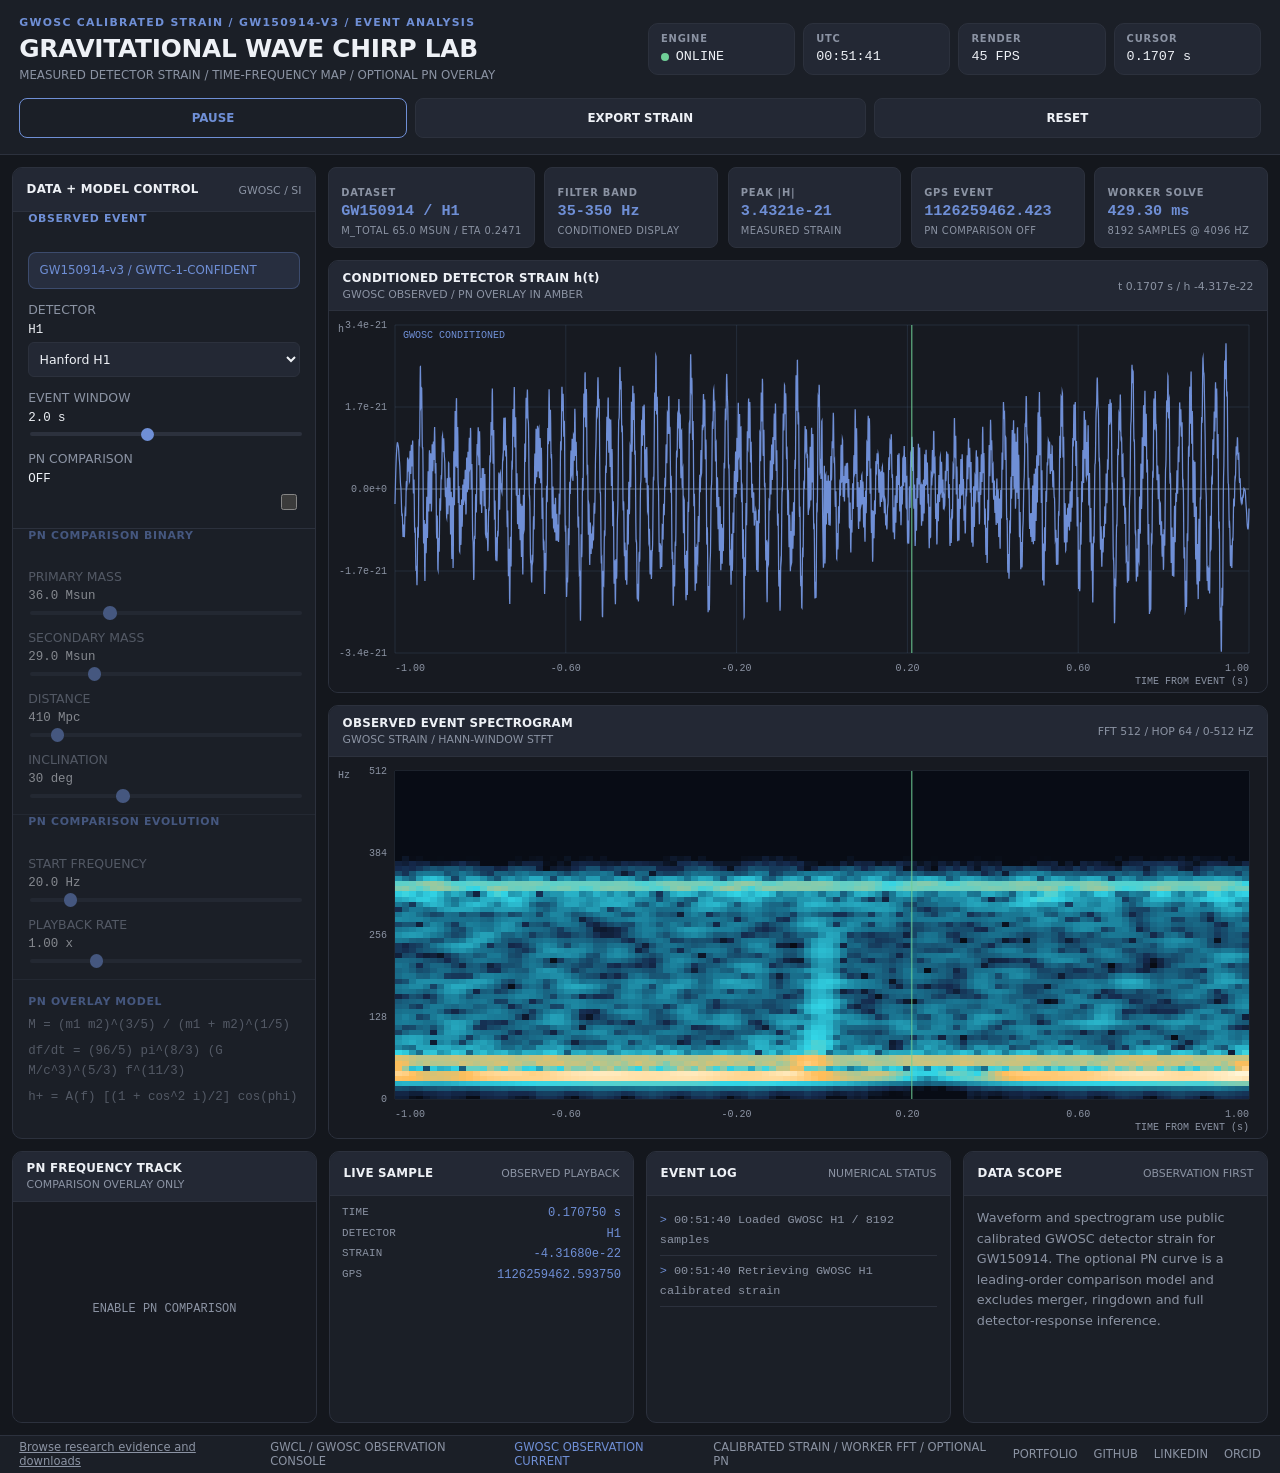
<file: index.html>
<!doctype html>
<html lang="en">
  <head>
    <meta charset="utf-8">
    <meta name="viewport" content="width=device-width, initial-scale=1">
    <meta name="theme-color" content="#0b0f19">
    <meta name="description" content="GWOSC observation-led GW150914 strain laboratory with optional post-Newtonian inspiral comparison.">
    <title>GW Chirp Lab | GWOSC Observation Console</title>
    <link rel="icon" href="data:,">
    <link rel="stylesheet" href="assets/css/style.css">
    <script src="assets/js/app.js" defer></script>
  </head>
  <body>
    <div class="instrument">
      <header class="command-bar">
        <section class="brand">
          <p>GWOSC CALIBRATED STRAIN / GW150914-V3 / EVENT ANALYSIS</p>
          <h1>GRAVITATIONAL WAVE CHIRP LAB</h1>
          <span>MEASURED DETECTOR STRAIN / TIME-FREQUENCY MAP / OPTIONAL PN OVERLAY</span>
        </section>
        <dl class="health">
          <div><dt>ENGINE</dt><dd><i id="engine-light"></i><span id="engine-state">BOOT</span></dd></div>
          <div><dt>UTC</dt><dd id="utc">--:--:--</dd></div>
          <div><dt>RENDER</dt><dd id="fps">-- FPS</dd></div>
          <div><dt>CURSOR</dt><dd id="cursor-time">-- s</dd></div>
        </dl>
        <nav>
          <button id="play" class="active" type="button">PAUSE</button>
          <button id="export" type="button">EXPORT STRAIN</button>
          <button id="reset" type="button">RESET</button>
        </nav>
      </header>

      <main class="layout">
        <aside class="controls panel">
          <header><h2>DATA + MODEL CONTROL</h2><span>GWOSC / SI</span></header>
          <fieldset>
            <legend>OBSERVED EVENT</legend>
            <p class="dataset">GW150914-v3 / GWTC-1-CONFIDENT</p>
            <label>DETECTOR <output id="detector-value">H1</output>
              <select id="detector">
                <option value="H1" selected>Hanford H1</option>
                <option value="L1">Livingston L1</option>
              </select>
            </label>
            <label>EVENT WINDOW <output id="window-value">2.0 s</output>
              <input id="window" type="range" min="0.5" max="4" step="0.1" value="2">
            </label>
            <label>PN COMPARISON <output id="modelOverlay-value">OFF</output>
              <input id="modelOverlay" type="checkbox">
            </label>
          </fieldset>
          <fieldset class="model-parameters">
            <legend>PN COMPARISON BINARY</legend>
            <label>PRIMARY MASS <output id="mass1-value">36.0 Msun</output>
              <input id="mass1" type="range" min="3" max="120" step="0.1" value="36">
            </label>
            <label>SECONDARY MASS <output id="mass2-value">29.0 Msun</output>
              <input id="mass2" type="range" min="3" max="120" step="0.1" value="29">
            </label>
            <label>DISTANCE <output id="distance-value">410 Mpc</output>
              <input id="distance" type="range" min="10" max="5000" step="10" value="410">
            </label>
            <label>INCLINATION <output id="inclination-value">30 deg</output>
              <input id="inclination" type="range" min="0" max="90" step="1" value="30">
            </label>
          </fieldset>
          <fieldset class="model-parameters">
            <legend>PN COMPARISON EVOLUTION</legend>
            <label>START FREQUENCY <output id="startFrequency-value">20.0 Hz</output>
              <input id="startFrequency" type="range" min="5" max="120" step="0.5" value="20">
            </label>
            <label>PLAYBACK RATE <output id="playbackRate-value">1.00 x</output>
              <input id="playbackRate" type="range" min="0.1" max="4" step="0.05" value="1">
            </label>
          </fieldset>
          <section class="equations model-parameters">
            <h2>PN OVERLAY MODEL</h2>
            <p>M = (m1 m2)^(3/5) / (m1 + m2)^(1/5)</p>
            <p>df/dt = (96/5) pi^(8/3) (G M/c^3)^(5/3) f^(11/3)</p>
            <p>h+ = A(f) [(1 + cos^2 i)/2] cos(phi)</p>
          </section>
        </aside>

        <section class="display">
          <section class="metrics" aria-label="Derived source quantities">
            <article><h2>DATASET</h2><strong id="chirp-mass">--</strong><span id="total-mass">GWOSC</span></article>
            <article><h2>FILTER BAND</h2><strong id="isco">35-350 Hz</strong><span>CONDITIONED DISPLAY</span></article>
            <article><h2>PEAK |h|</h2><strong id="peak-strain">--</strong><span>MEASURED STRAIN</span></article>
            <article><h2>GPS EVENT</h2><strong id="final-frequency">--</strong><span id="termination">--</span></article>
            <article><h2>WORKER SOLVE</h2><strong id="solve-time">-- ms</strong><span id="samples">-- SAMPLES</span></article>
          </section>

          <article class="plot panel waveform">
            <header>
              <div><h2>CONDITIONED DETECTOR STRAIN h(t)</h2><span>GWOSC OBSERVED / PN OVERLAY IN AMBER</span></div>
              <p id="sample-cursor">--</p>
            </header>
            <canvas id="waveform" aria-label="Time-domain gravitational wave strain plot"></canvas>
          </article>
          <article class="plot panel spectrogram">
            <header>
              <div><h2>OBSERVED EVENT SPECTROGRAM</h2><span>GWOSC STRAIN / HANN-WINDOW STFT</span></div>
              <p id="spectrogram-meta">--</p>
            </header>
            <canvas id="spectrogram" aria-label="Frequency versus time gravitational wave spectrogram"></canvas>
          </article>
        </section>

        <aside class="diagnostics">
          <article class="plot panel frequency">
            <header><div><h2>PN FREQUENCY TRACK</h2><span>COMPARISON OVERLAY ONLY</span></div></header>
            <canvas id="frequency" aria-label="Optional post-Newtonian inspiral frequency evolution"></canvas>
          </article>
          <article class="panel data">
            <header><h2>LIVE SAMPLE</h2><span>OBSERVED PLAYBACK</span></header>
            <dl>
              <dt>TIME</dt><dd id="live-time">-- s</dd>
              <dt>DETECTOR</dt><dd id="live-frequency">--</dd>
              <dt>STRAIN</dt><dd id="live-strain">--</dd>
              <dt>GPS</dt><dd id="live-dfdt">--</dd>
            </dl>
          </article>
          <article class="panel log">
            <header><h2>EVENT LOG</h2><span>NUMERICAL STATUS</span></header>
            <ol id="events"><li>Initialising inspiral worker...</li></ol>
          </article>
          <article class="panel notice">
            <header><h2>DATA SCOPE</h2><span>OBSERVATION FIRST</span></header>
            <p>Waveform and spectrogram use public calibrated GWOSC detector strain for GW150914. The optional PN curve is a leading-order comparison model and excludes merger, ringdown and full detector-response inference.</p>
          </article>
        </aside>
      </main>
      <footer>
  <p><a href="evidence.html" style="color:inherit;text-decoration:underline">Browse research evidence and downloads</a></p>
GWCL / GWOSC OBSERVATION CONSOLE <span id="status">LOADING WORKER</span> CALIBRATED STRAIN / WORKER FFT / OPTIONAL PN
        <nav class="site-links">
          <a href="https://biswajit1999.github.io/Biswajit_Jana.github.io/" target="_blank" rel="noopener">PORTFOLIO</a>
          <a href="https://github.com/Biswajit1999" target="_blank" rel="noopener">GITHUB</a>
          <a href="https://www.linkedin.com/in/biswajit-jana-27011a151/" target="_blank" rel="noopener">LINKEDIN</a>
          <a href="https://orcid.org/0009-0002-2411-1891" target="_blank" rel="noopener">ORCID</a>
        </nav>
      </footer>
    </div>
  </body>
</html>
</file>
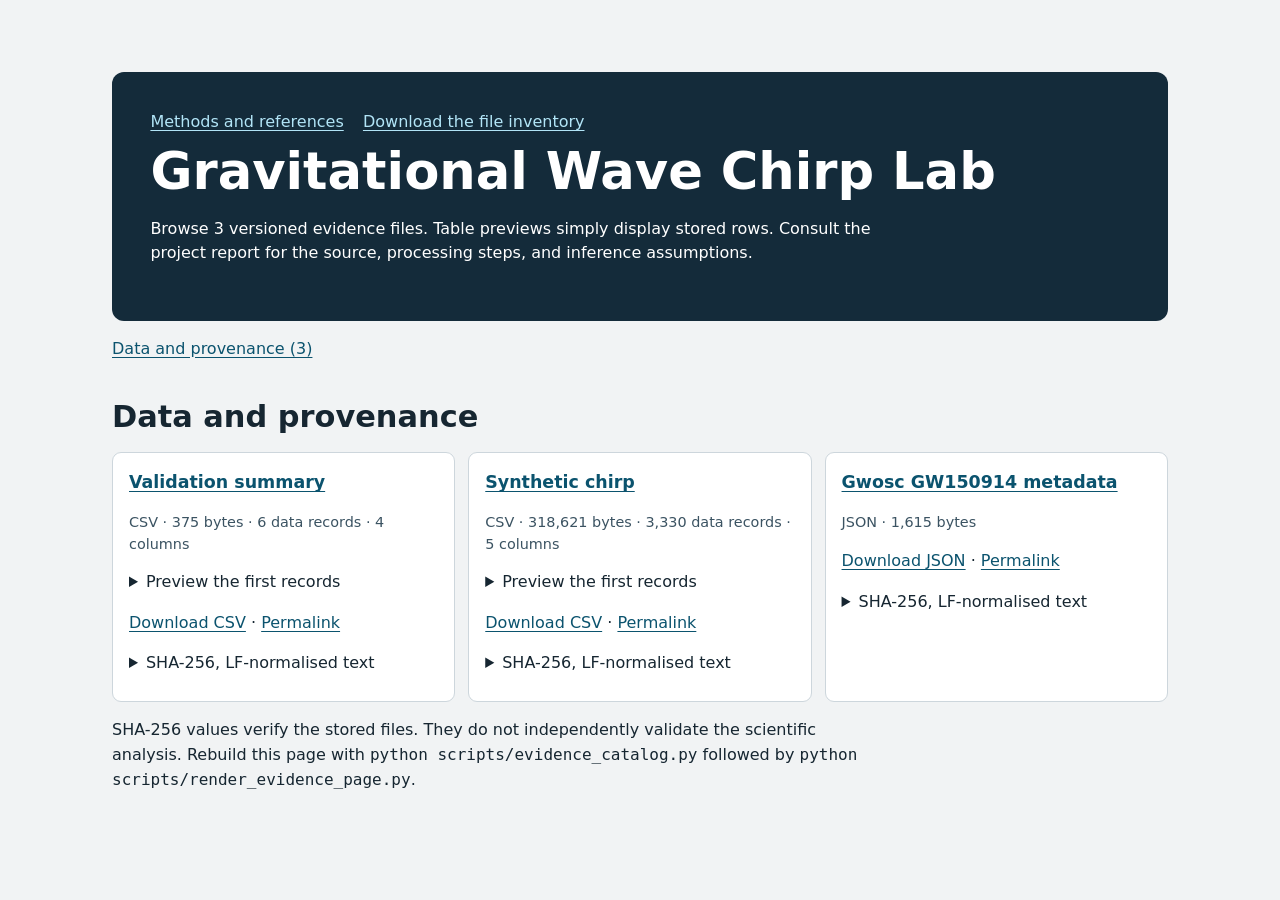
<file: evidence.html>
<!doctype html>
<html lang="en">
<head>
<meta charset="utf-8">
<meta name="viewport" content="width=device-width, initial-scale=1">
<title>Gravitational Wave Chirp Lab · Research evidence</title>
<style>
:root{color-scheme:light;background:#f1f3f4;color:#162631;font:1rem/1.55 system-ui,sans-serif}
*{box-sizing:border-box}main{max-width:74rem;margin:auto;padding:clamp(1rem,5vw,4rem)}
header{background:#142b3a;color:#fff;padding:clamp(1rem,3vw,2.75rem);border-radius:12px}
h1{max-width:30ch;font-size:clamp(1.7rem,4.5vw,3.2rem);line-height:1.12;margin:.5rem 0 0}
h2{font-size:clamp(1.35rem,3vw,1.9rem);margin:2rem 0 .75rem}h3{font-size:1.09rem;margin:0}
header p,figcaption,.scope{max-width:76ch}a{color:#0b536e;text-underline-offset:.16em}
header a{color:#b2e5f7}nav{display:flex;gap:.75rem 1.2rem;flex-wrap:wrap}
.grid{display:grid;grid-template-columns:repeat(auto-fit,minmax(min(100%,17rem),1fr));gap:.8rem}
article,figure{background:#fff;border:1px solid #cdd6dc;border-radius:9px;padding:1rem;min-width:0}
figure{margin:1rem 0}img{display:block;max-width:100%;height:auto;margin:auto}
figcaption{margin-top:.6rem;color:#3b5362}.meta{color:#3b5362;font-size:.9rem}
details{margin:.55rem 0}summary{cursor:pointer}code{overflow-wrap:anywhere}
.table-scroll{overflow:auto}table{border-collapse:collapse;width:100%;font-size:.85rem}
th,td{text-align:left;vertical-align:top;padding:.4rem;border-bottom:1px solid #dce3e7}
.index ul{display:flex;flex-wrap:wrap;gap:.5rem 1.25rem;margin:1rem 0 0;padding:0;list-style:none}
.skip{position:absolute;top:0;left:.5rem;background:#fff;padding:.7rem;transform:translateY(-120%)}
.skip:focus{transform:none;z-index:1}article:target{outline:3px solid #44687d;scroll-margin-top:1rem}
.table-scroll:focus-visible,a:focus-visible,summary:focus-visible{outline:2px solid #7b4107;outline-offset:3px}
</style>
</head>
<body>
<a class="skip" href="#evidence-content">Skip to file list</a>
<main>
<header>
<nav aria-label="Evidence links"><a href="https://github.com/Biswajit1999/Gravitational_Wave_Chirp_Lab#readme">Methods and references</a><a href="evidence/manifest.json" download>Download the file inventory</a></nav>
<h1>Gravitational Wave Chirp Lab</h1>
<p>Browse 3 versioned evidence files. Table previews simply display stored rows. Consult the project report for the source, processing steps, and inference assumptions.</p>
</header>
<div id="evidence-content">
<nav aria-label="On this page" class="index"><ul><li><a href="#group-data-and-provenance">Data and provenance (3)</a></li></ul></nav>

<section id="group-data-and-provenance"><h2>Data and provenance</h2><div class="grid"><article id="file-e2ccc0a3c3fbb58a"><h3><a href="data/validation_summary.csv">Validation summary</a></h3><p class="meta">CSV · 375 bytes · 6 data records · 4 columns</p><details><summary>Preview the first records</summary><div class="table-scroll" tabindex="0" role="region" aria-label="Table preview"><table aria-label="First records from this file"><thead><tr><th scope="col">check</th><th scope="col">value</th><th scope="col">expected</th><th scope="col">passed</th></tr></thead><tbody><tr><td>chirp_mass_symmetry</td><td>0.0</td><td>0.0</td><td>True</td></tr><tr><td>positive_frequency_derivative</td><td>8.871111063976237</td><td>&gt; 0</td><td>True</td></tr><tr><td>frequency_monotonic</td><td>47.64679683942977</td><td>&gt;= 0</td><td>True</td></tr><tr><td>isco_not_exceeded</td><td>67.64679683942977</td><td>67.64679683942977</td><td>True</td></tr></tbody></table></div></details><p><a href="data/validation_summary.csv" download>Download CSV</a> · <a href="#file-e2ccc0a3c3fbb58a" aria-label="Link to Validation summary">Permalink</a></p><details><summary>SHA-256, LF-normalised text</summary><code>99304606f7ca43301ef809d268f95731757aebc913fc9b12288f1122ff85a865</code></details></article><article id="file-9e01ba1bbf3772a2"><h3><a href="data/synthetic_chirp.csv">Synthetic chirp</a></h3><p class="meta">CSV · 318,621 bytes · 3,330 data records · 5 columns</p><details><summary>Preview the first records</summary><div class="table-scroll" tabindex="0" role="region" aria-label="Table preview"><table aria-label="First records from this file"><thead><tr><th scope="col">time_seconds</th><th scope="col">strain_plus</th><th scope="col">frequency_hz</th><th scope="col">dfdt_hz_per_second</th><th scope="col">amplitude</th></tr></thead><tbody><tr><td>0.0</td><td>4.853347643523849e-22</td><td>20.0</td><td>8.871111063976237</td><td>4.853347643523849e-22</td></tr><tr><td>0.000244140625</td><td>4.85141377314087e-22</td><td>20.002166228677254</td><td>8.87463466291219</td><td>4.853698085892756e-22</td></tr><tr><td>0.00048828125</td><td>4.844911904790427e-22</td><td>20.00433331790329</td><td>8.878160679987422</td><td>4.854048654818985e-22</td></tr><tr><td>0.000732421875</td><td>4.833846016311813e-22</td><td>20.00650126826876</td><td>8.881689117560853</td><td>4.854399350384827e-22</td></tr></tbody></table></div></details><p><a href="data/synthetic_chirp.csv" download>Download CSV</a> · <a href="#file-9e01ba1bbf3772a2" aria-label="Link to Synthetic chirp">Permalink</a></p><details><summary>SHA-256, LF-normalised text</summary><code>2db654a007413b1a52f076ca8c4e25020485355d795656e64ae2eedfb77699fc</code></details></article><article id="file-d61377be65632935"><h3><a href="data/observations/gwosc_GW150914_metadata.json">Gwosc GW150914 metadata</a></h3><p class="meta">JSON · 1,615 bytes</p><p><a href="data/observations/gwosc_GW150914_metadata.json" download>Download JSON</a> · <a href="#file-d61377be65632935" aria-label="Link to Gwosc GW150914 metadata">Permalink</a></p><details><summary>SHA-256, LF-normalised text</summary><code>48e7f605b11ecead9bc198489c47f852b243036214dcdce13f420add2d614fd9</code></details></article></div></section>
</div>
<p class="scope">SHA-256 values verify the stored files. They do not independently validate the scientific analysis. Rebuild this page with <code>python scripts/evidence_catalog.py</code> followed by <code>python scripts/render_evidence_page.py</code>.</p>
</main>
</body>
</html>
</file>
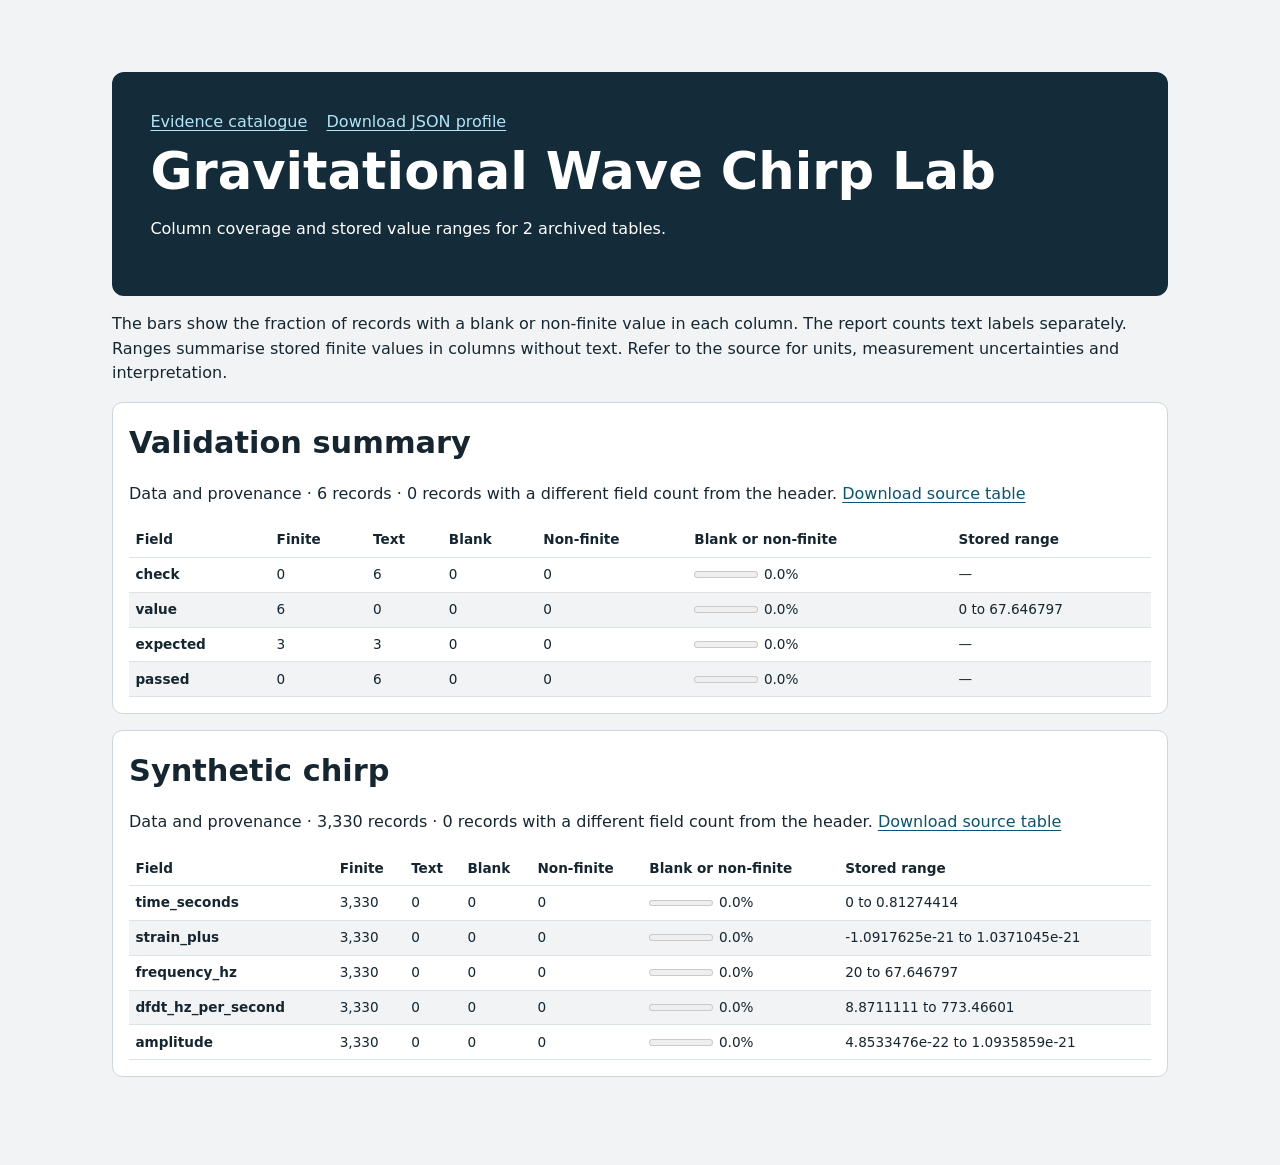
<file: table-evidence.html>
<!doctype html>
<html lang="en">
<head>
<meta charset="utf-8">
<meta name="viewport" content="width=device-width, initial-scale=1">
<title>Gravitational Wave Chirp Lab · Table profiles</title>
<style>
:root{color-scheme:light;background:#f1f3f4;color:#162631;font:1rem/1.55 system-ui,sans-serif}
*{box-sizing:border-box}main{max-width:74rem;margin:auto;padding:clamp(1rem,5vw,4rem)}
header{background:#142b3a;color:#fff;padding:clamp(1rem,3vw,2.75rem);border-radius:12px}
h1{max-width:30ch;font-size:clamp(1.7rem,4.5vw,3.2rem);line-height:1.12;margin:.5rem 0 0}
h2{font-size:clamp(1.35rem,3vw,1.9rem);margin:2rem 0 .75rem}h3{font-size:1.09rem;margin:0}
header p,figcaption,.scope{max-width:76ch}a{color:#0b536e;text-underline-offset:.16em}
header a{color:#b2e5f7}nav{display:flex;gap:.75rem 1.2rem;flex-wrap:wrap}
.grid{display:grid;grid-template-columns:repeat(auto-fit,minmax(min(100%,17rem),1fr));gap:.8rem}
article,figure{background:#fff;border:1px solid #cdd6dc;border-radius:9px;padding:1rem;min-width:0}
figure{margin:1rem 0}img{display:block;max-width:100%;height:auto;margin:auto}
figcaption{margin-top:.6rem;color:#3b5362}.meta{color:#3b5362;font-size:.9rem}
details{margin:.55rem 0}summary{cursor:pointer}code{overflow-wrap:anywhere}
.table-scroll{overflow:auto}table{border-collapse:collapse;width:100%;font-size:.85rem}
th,td{text-align:left;vertical-align:top;padding:.4rem;border-bottom:1px solid #dce3e7}
.index ul{display:flex;flex-wrap:wrap;gap:.5rem 1.25rem;margin:1rem 0 0;padding:0;list-style:none}
.skip{position:absolute;top:0;left:.5rem;background:#fff;padding:.7rem;transform:translateY(-120%)}
.skip:focus{transform:none;z-index:1}article:target{outline:3px solid #44687d;scroll-margin-top:1rem}
.table-scroll:focus-visible,a:focus-visible,summary:focus-visible{outline:2px solid #7b4107;outline-offset:3px}

section{margin:1rem 0;background:white;border:1px solid #cdd6dc;border-radius:.65rem;padding:1rem}
section h2{margin-top:0}th[scope="row"]{overflow-wrap:anywhere}tbody tr:nth-child(even){background:#f1f3f4}
.coverage{display:flex;align-items:center;gap:.35rem;white-space:nowrap}meter{width:4rem}
.sr-only{position:absolute;width:1px;height:1px;overflow:hidden;clip-path:inset(50%)}
</style>
</head>
<body>
<main>
<header>
<nav aria-label="Publication links"><a href="evidence.html">Evidence catalogue</a> <a href="evidence/table-profiles.json" download>Download JSON profile</a></nav>
<h1>Gravitational Wave Chirp Lab</h1>
<p>Column coverage and stored value ranges for 2 archived tables.</p>
</header>
<p>The bars show the fraction of records with a blank or non-finite value in each column. The report counts text labels separately. Ranges summarise stored finite values in columns without text. Refer to the source for units, measurement uncertainties and interpretation.</p>
<section><h2>Validation summary</h2><p>Data and provenance · 6 records · 0 records with a different field count from the header. <a href="data/validation_summary.csv" download>Download source table</a></p><div class="table-scroll" tabindex="0" role="region" aria-label="Column statistics"><table><caption class="sr-only">Column statistics for Validation summary</caption><thead><tr><th scope="col">Field</th><th scope="col">Finite</th><th scope="col">Text</th><th scope="col">Blank</th><th scope="col">Non-finite</th><th scope="col">Blank or non-finite</th><th scope="col">Stored range</th></tr></thead><tbody><tr><th scope="row">check</th><td>0</td><td>6</td><td>0</td><td>0</td><td><div class="coverage"><meter aria-label="Blank or non-finite percentage" min="0" max="100" value="0.0000"></meter>0.0%</div></td><td>—</td></tr><tr><th scope="row">value</th><td>6</td><td>0</td><td>0</td><td>0</td><td><div class="coverage"><meter aria-label="Blank or non-finite percentage" min="0" max="100" value="0.0000"></meter>0.0%</div></td><td>0 to 67.646797</td></tr><tr><th scope="row">expected</th><td>3</td><td>3</td><td>0</td><td>0</td><td><div class="coverage"><meter aria-label="Blank or non-finite percentage" min="0" max="100" value="0.0000"></meter>0.0%</div></td><td>—</td></tr><tr><th scope="row">passed</th><td>0</td><td>6</td><td>0</td><td>0</td><td><div class="coverage"><meter aria-label="Blank or non-finite percentage" min="0" max="100" value="0.0000"></meter>0.0%</div></td><td>—</td></tr></tbody></table></div></section><section><h2>Synthetic chirp</h2><p>Data and provenance · 3,330 records · 0 records with a different field count from the header. <a href="data/synthetic_chirp.csv" download>Download source table</a></p><div class="table-scroll" tabindex="0" role="region" aria-label="Column statistics"><table><caption class="sr-only">Column statistics for Synthetic chirp</caption><thead><tr><th scope="col">Field</th><th scope="col">Finite</th><th scope="col">Text</th><th scope="col">Blank</th><th scope="col">Non-finite</th><th scope="col">Blank or non-finite</th><th scope="col">Stored range</th></tr></thead><tbody><tr><th scope="row">time_seconds</th><td>3,330</td><td>0</td><td>0</td><td>0</td><td><div class="coverage"><meter aria-label="Blank or non-finite percentage" min="0" max="100" value="0.0000"></meter>0.0%</div></td><td>0 to 0.81274414</td></tr><tr><th scope="row">strain_plus</th><td>3,330</td><td>0</td><td>0</td><td>0</td><td><div class="coverage"><meter aria-label="Blank or non-finite percentage" min="0" max="100" value="0.0000"></meter>0.0%</div></td><td>-1.0917625e-21 to 1.0371045e-21</td></tr><tr><th scope="row">frequency_hz</th><td>3,330</td><td>0</td><td>0</td><td>0</td><td><div class="coverage"><meter aria-label="Blank or non-finite percentage" min="0" max="100" value="0.0000"></meter>0.0%</div></td><td>20 to 67.646797</td></tr><tr><th scope="row">dfdt_hz_per_second</th><td>3,330</td><td>0</td><td>0</td><td>0</td><td><div class="coverage"><meter aria-label="Blank or non-finite percentage" min="0" max="100" value="0.0000"></meter>0.0%</div></td><td>8.8711111 to 773.46601</td></tr><tr><th scope="row">amplitude</th><td>3,330</td><td>0</td><td>0</td><td>0</td><td><div class="coverage"><meter aria-label="Blank or non-finite percentage" min="0" max="100" value="0.0000"></meter>0.0%</div></td><td>4.8533476e-22 to 1.0935859e-21</td></tr></tbody></table></div></section>

</main>
</body>
</html>
</file>
<file: assets/css/style.css>
:root {
  color-scheme: dark;
  --bg: #14171d;
  --panel: #1b1f27;
  --raised: #232834;
  --line: #2c313d;
  --text: #eef1f6;
  --muted: #8b93a3;
  --cyan: #6f8fd6;
  --amber: #f2b866;
  --pink: #e8778a;
  --green: #6fcf97;
  --sans: "Inter", "Segoe UI", system-ui, -apple-system, Arial, sans-serif;
  --mono: "IBM Plex Mono", "Roboto Mono", "Fira Code", Consolas, monospace;
}

* { box-sizing: border-box; }
html, body { background: var(--bg); margin: 0; min-height: 100%; }
body { color: var(--text); font-family: var(--sans); font-size: 14px; }
.instrument { display: grid; grid-template-rows: auto minmax(0, 1fr) 2.4rem; min-height: 100vh; }

.command-bar {
  align-items: center;
  background: var(--panel);
  border-bottom: 1px solid var(--line);
  display: grid;
  gap: 1rem;
  grid-template-columns: minmax(25rem, 1fr) minmax(30rem, 0.9fr) auto;
  padding: 1rem 1.2rem;
}
.brand p { color: var(--cyan); font: 600 .68rem var(--sans); letter-spacing: .12em; margin: 0 0 .3rem; text-transform: uppercase; }
.brand h1 { color: var(--text); font: 600 clamp(1.2rem, 2vw, 1.55rem) var(--sans); letter-spacing: -.01em; margin: 0; }
.brand span { color: var(--muted); display: block; font: .74rem var(--sans); margin-top: .3rem; }

.health { display: grid; gap: .5rem; grid-template-columns: repeat(4, 1fr); margin: 0; }
.health div { background: var(--raised); border: 1px solid var(--line); border-radius: 10px; padding: .6rem .75rem; }
.health dt, .metrics h2 { color: var(--muted); font: 600 .62rem var(--sans); letter-spacing: .08em; margin-bottom: .3rem; text-transform: uppercase; }
.health dd { align-items: center; color: var(--text); display: flex; font: .84rem var(--mono); gap: .42rem; margin: 0; white-space: nowrap; }

#engine-light { background: var(--muted); border-radius: 50%; display: inline-block; height: .5rem; width: .5rem; }
#engine-light.online { background: var(--green); }
#engine-light.busy { background: var(--amber); }
#engine-light.failed { background: var(--pink); }

nav { display: grid; gap: .5rem; grid-template-columns: repeat(3, auto); }
button {
  background: var(--raised); border: 1px solid var(--line); border-radius: 8px; color: var(--text);
  cursor: pointer; font: 600 .74rem var(--sans); height: 2.5rem; padding: 0 .9rem;
  transition: border-color .12s ease, color .12s ease;
}
button:hover { border-color: var(--cyan); color: var(--cyan); }
button.active { border-color: var(--cyan); color: var(--cyan); background: var(--panel); }

.layout { display: grid; gap: .75rem; grid-template-columns: 20rem minmax(38rem, 1fr) 21rem; min-height: 0; padding: .75rem; }
.panel { background: var(--panel); border: 1px solid var(--line); border-radius: 10px; min-width: 0; overflow: hidden; }
.panel header {
  align-items: center; background: var(--raised); border-bottom: 1px solid var(--line);
  display: flex; justify-content: space-between; min-height: 2.75rem; padding: .6rem .85rem;
}
.panel h2 { color: var(--text); font: 600 .74rem var(--sans); letter-spacing: .02em; margin: 0; }
.panel header span, .panel header p { color: var(--muted); font: .68rem var(--sans); margin: .12rem 0 0; }

.controls { overflow: auto; }
fieldset { border: 0; border-bottom: 1px solid var(--line); margin: 0; padding: .9rem .95rem; }
legend { color: var(--cyan); font: 600 .68rem var(--sans); letter-spacing: .06em; padding: 0; text-transform: uppercase; }
label { color: var(--muted); display: grid; font: .78rem var(--sans); gap: .35rem; margin-top: .8rem; }
output { color: var(--text); float: right; font: .78rem var(--mono); font-variant-numeric: tabular-nums; }
input[type=range] { accent-color: var(--cyan); appearance: none; background: var(--line); border-radius: 3px; height: 4px; width: 100%; }
input[type=range]::-webkit-slider-thumb { appearance: none; background: var(--cyan); border-radius: 50%; height: .85rem; width: .85rem; }
input[type=range]::-moz-range-thumb { background: var(--cyan); border: 0; border-radius: 50%; height: .85rem; width: .85rem; }
select {
  background: var(--raised); border: 1px solid var(--line); border-radius: 6px; color: var(--text);
  font: .78rem var(--sans); height: 2.2rem; padding: 0 .4rem; width: 100%;
}
input[type="checkbox"] { accent-color: var(--cyan); height: 1rem; justify-self: end; width: 1rem; }

.equations { padding: .9rem .95rem; }
.equations h2 { color: var(--cyan); font: 600 .68rem var(--sans); letter-spacing: .06em; margin: 0 0 .5rem; text-transform: uppercase; }
.equations p { color: var(--muted); font: .78rem/1.6 var(--mono); margin: .4rem 0; }

.display { display: grid; gap: .75rem; grid-template-rows: auto minmax(16rem, 1fr) minmax(16rem, 1fr); min-height: 0; }
.metrics { display: grid; gap: .6rem; grid-template-columns: repeat(5, 1fr); }
.metrics article { background: var(--raised); border: 1px solid var(--line); border-radius: 8px; padding: .68rem .76rem; }
.metrics strong { color: var(--cyan); display: block; font: 600 clamp(.95rem, 1vw, 1.15rem) var(--mono); white-space: nowrap; }
.metrics span { color: var(--muted); display: block; font: .62rem var(--sans); letter-spacing: .04em; margin-top: .3rem; text-transform: uppercase; white-space: nowrap; }

.plot { display: grid; grid-template-rows: auto minmax(0, 1fr); min-height: 0; }
canvas { contain: strict; display: block; height: 100%; min-height: 0; width: 100%; }

.diagnostics { display: grid; gap: .75rem; grid-template-rows: minmax(14rem, 1fr) auto minmax(10rem, .8fr) auto; min-height: 0; }
.data dl { display: grid; font-family: var(--mono); grid-template-columns: auto 1fr; margin: 0; padding: .65rem .75rem; row-gap: .42rem; }
.data dt { color: var(--muted); font-size: .68rem; letter-spacing: .02em; }
.data dd { color: var(--cyan); font-size: .76rem; margin: 0; text-align: right; }

.log { display: grid; grid-template-rows: auto minmax(0,1fr); min-height: 0; }
.log ol { color: var(--muted); font: .74rem/1.7 var(--mono); list-style: none; margin: 0; overflow: auto; padding: .6rem .8rem; }
.log li { border-bottom: 1px solid var(--line); padding: .3rem 0; }
.log li::before { color: var(--cyan); content: "> "; }
.notice p { color: var(--muted); font-size: .8rem; line-height: 1.6; margin: 0; padding: .8rem; }

footer {
  align-items: center; background: var(--panel); border-top: 1px solid var(--line); color: var(--muted);
  display: flex; font: .72rem var(--sans); gap: 1rem; justify-content: space-between; padding: 0 1.2rem;
}
footer span { color: var(--cyan); }
.site-links { display: flex; gap: 1rem; }
.site-links a { color: var(--muted); text-decoration: none; }
.site-links a:hover { color: var(--cyan); }

.dataset {
  background: rgba(111, 143, 214, .14); border: 1px solid rgba(111, 143, 214, .3); border-radius: 8px;
  color: var(--cyan); font: .74rem/1.5 var(--sans); margin: .8rem 0 .35rem; padding: .55rem .65rem;
}
.model-parameters { opacity: .5; transition: opacity .16s ease; }
.model-parameters.active { opacity: 1; }

@media (max-width: 1300px) {
  .command-bar { grid-template-columns: 1fr 1fr; }
  nav { grid-column: 1 / -1; }
  .layout { grid-template-columns: 19rem 1fr; }
  .diagnostics { grid-column: 1 / -1; grid-template-columns: repeat(4, 1fr); grid-template-rows: 17rem; }
}
@media (max-width: 900px) {
  .command-bar, .layout, .diagnostics { display: block; }
  .health, .metrics { grid-template-columns: repeat(2, 1fr); margin-top: .8rem; }
  nav { margin-top: .8rem; }
  .plot canvas { height: 19rem; }
}
</file>
